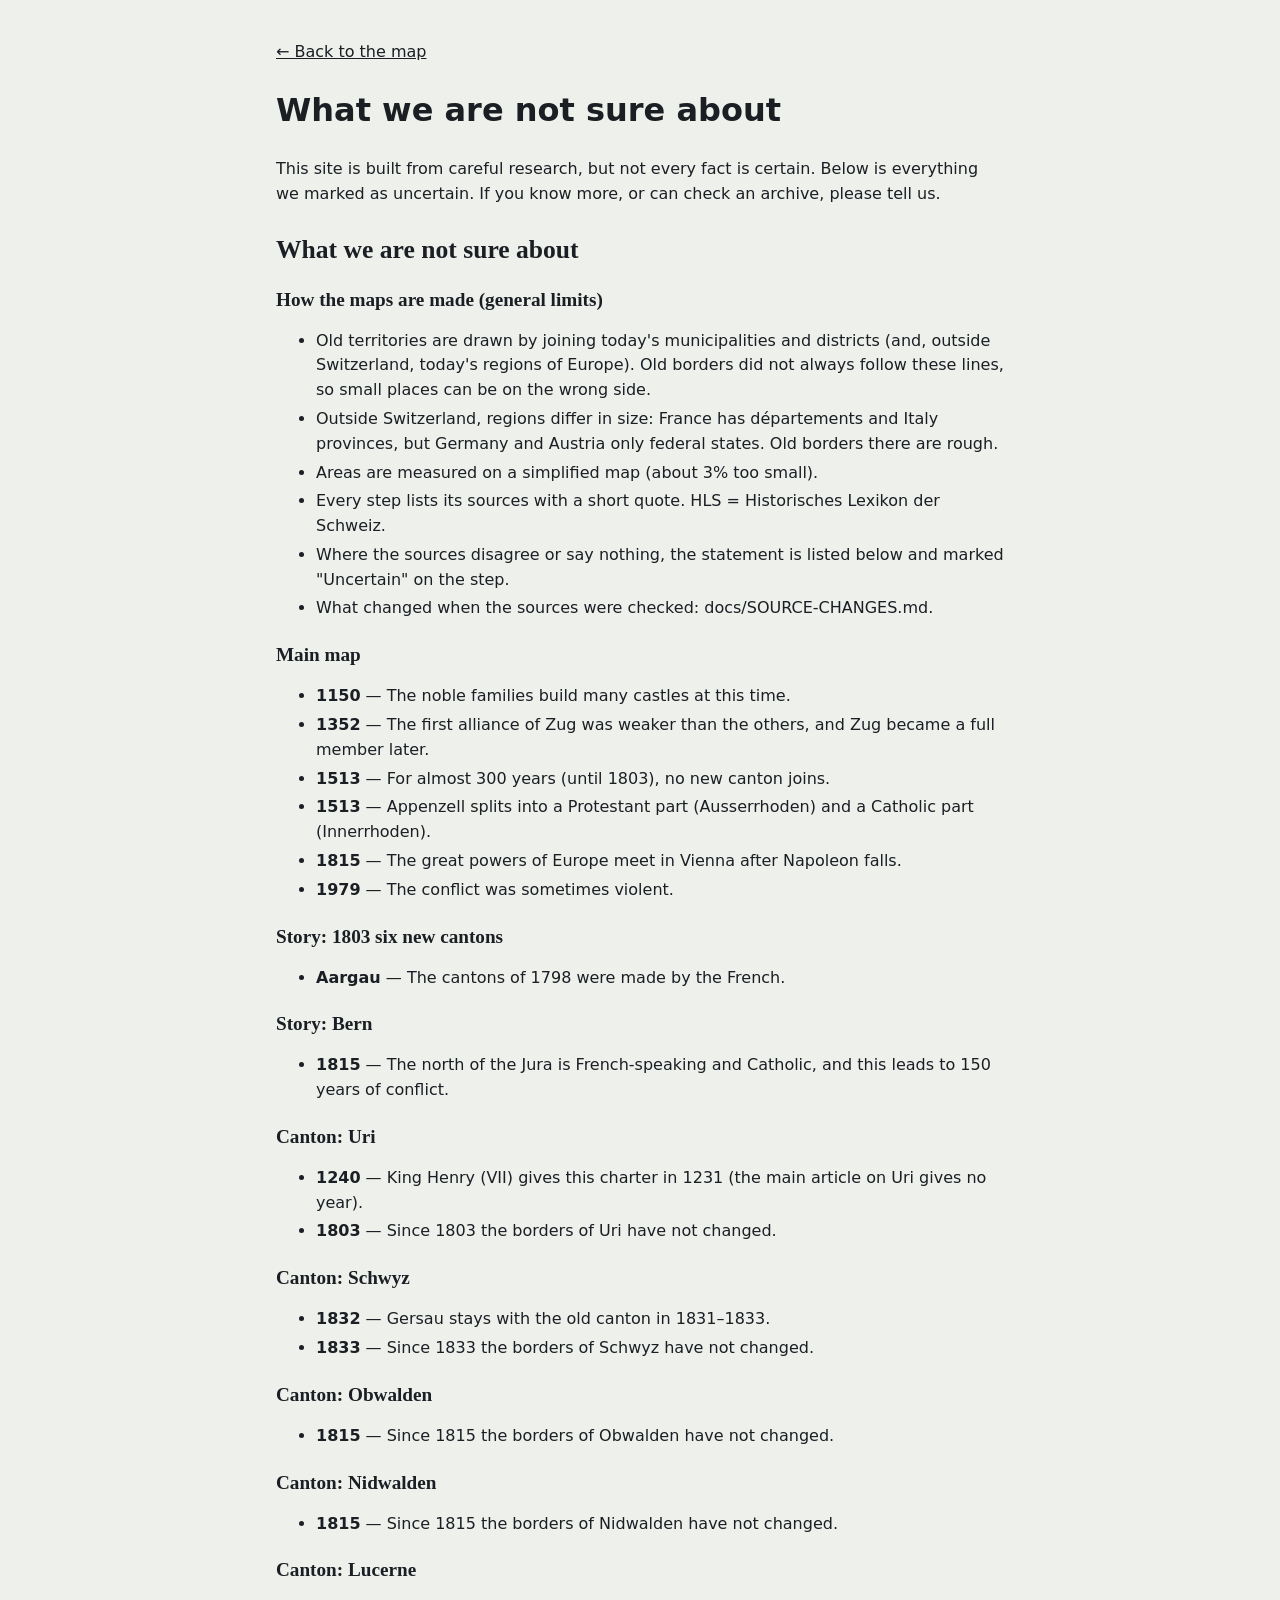
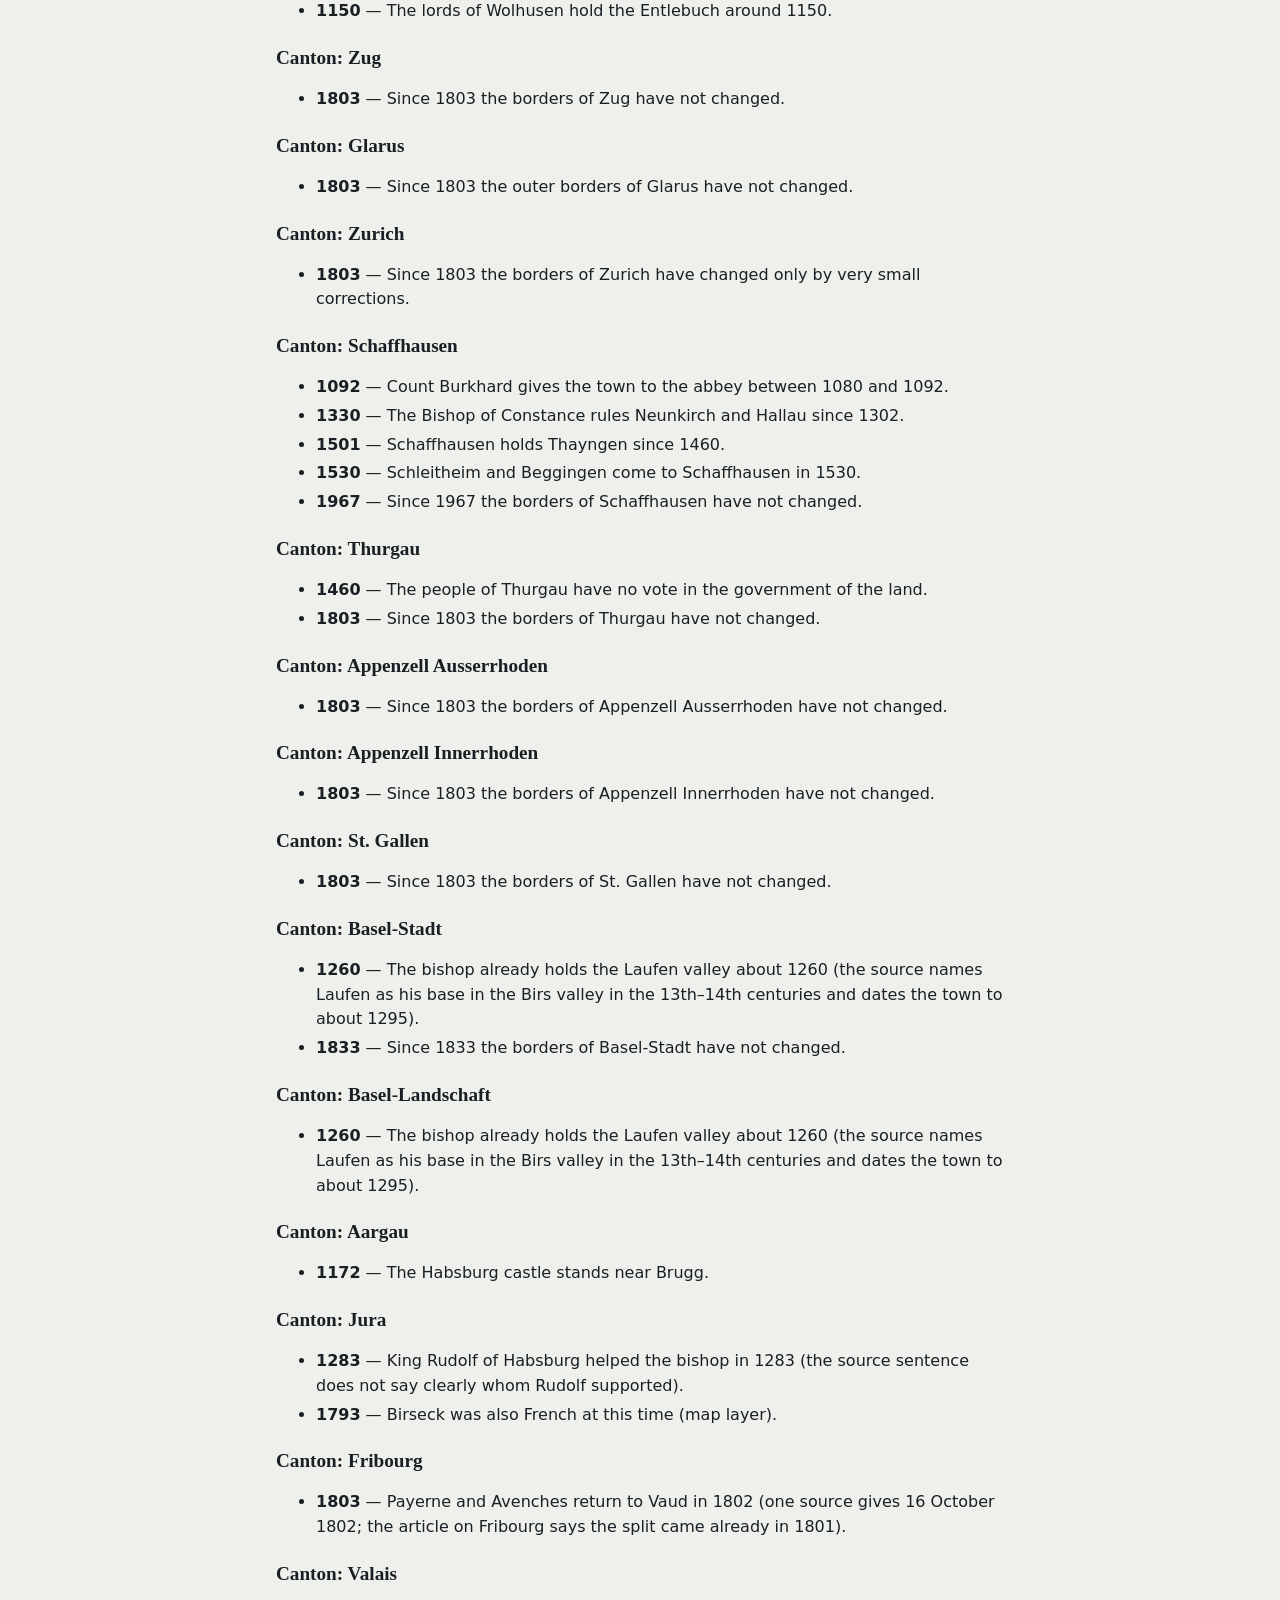
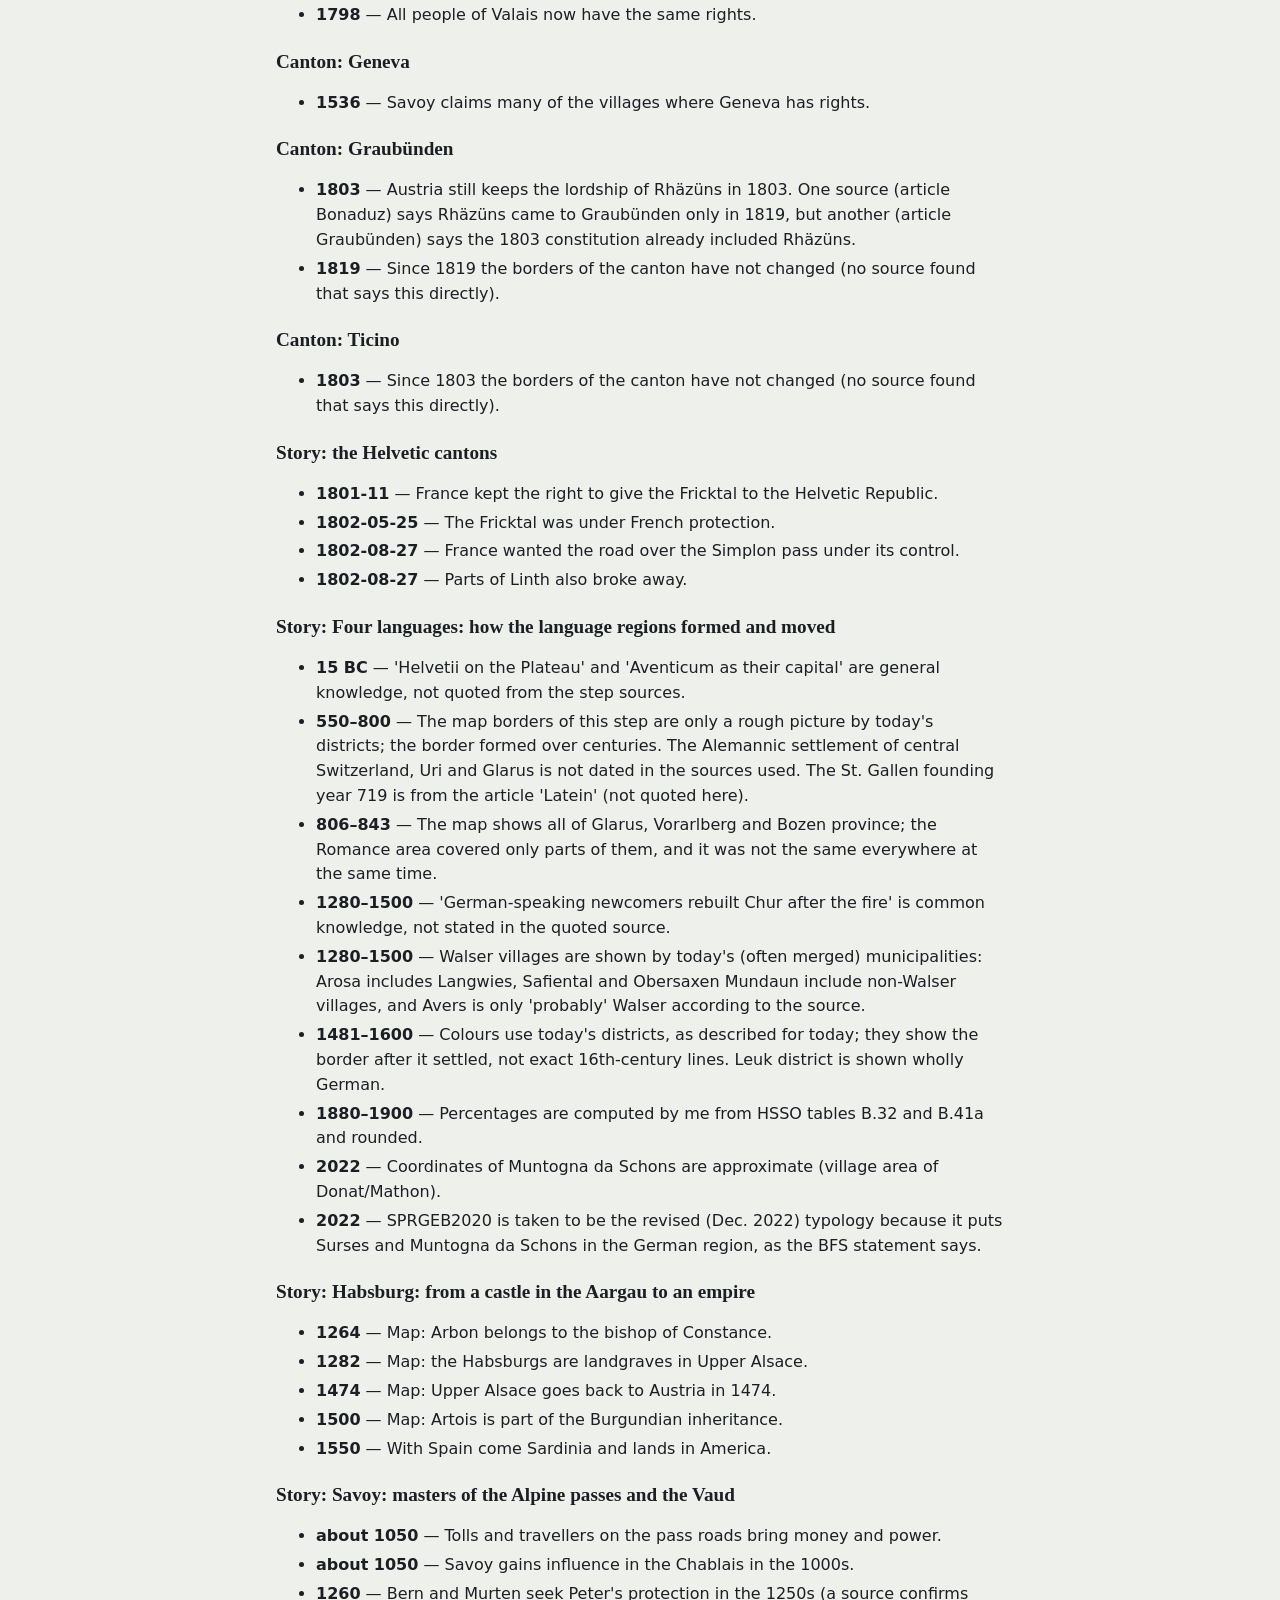
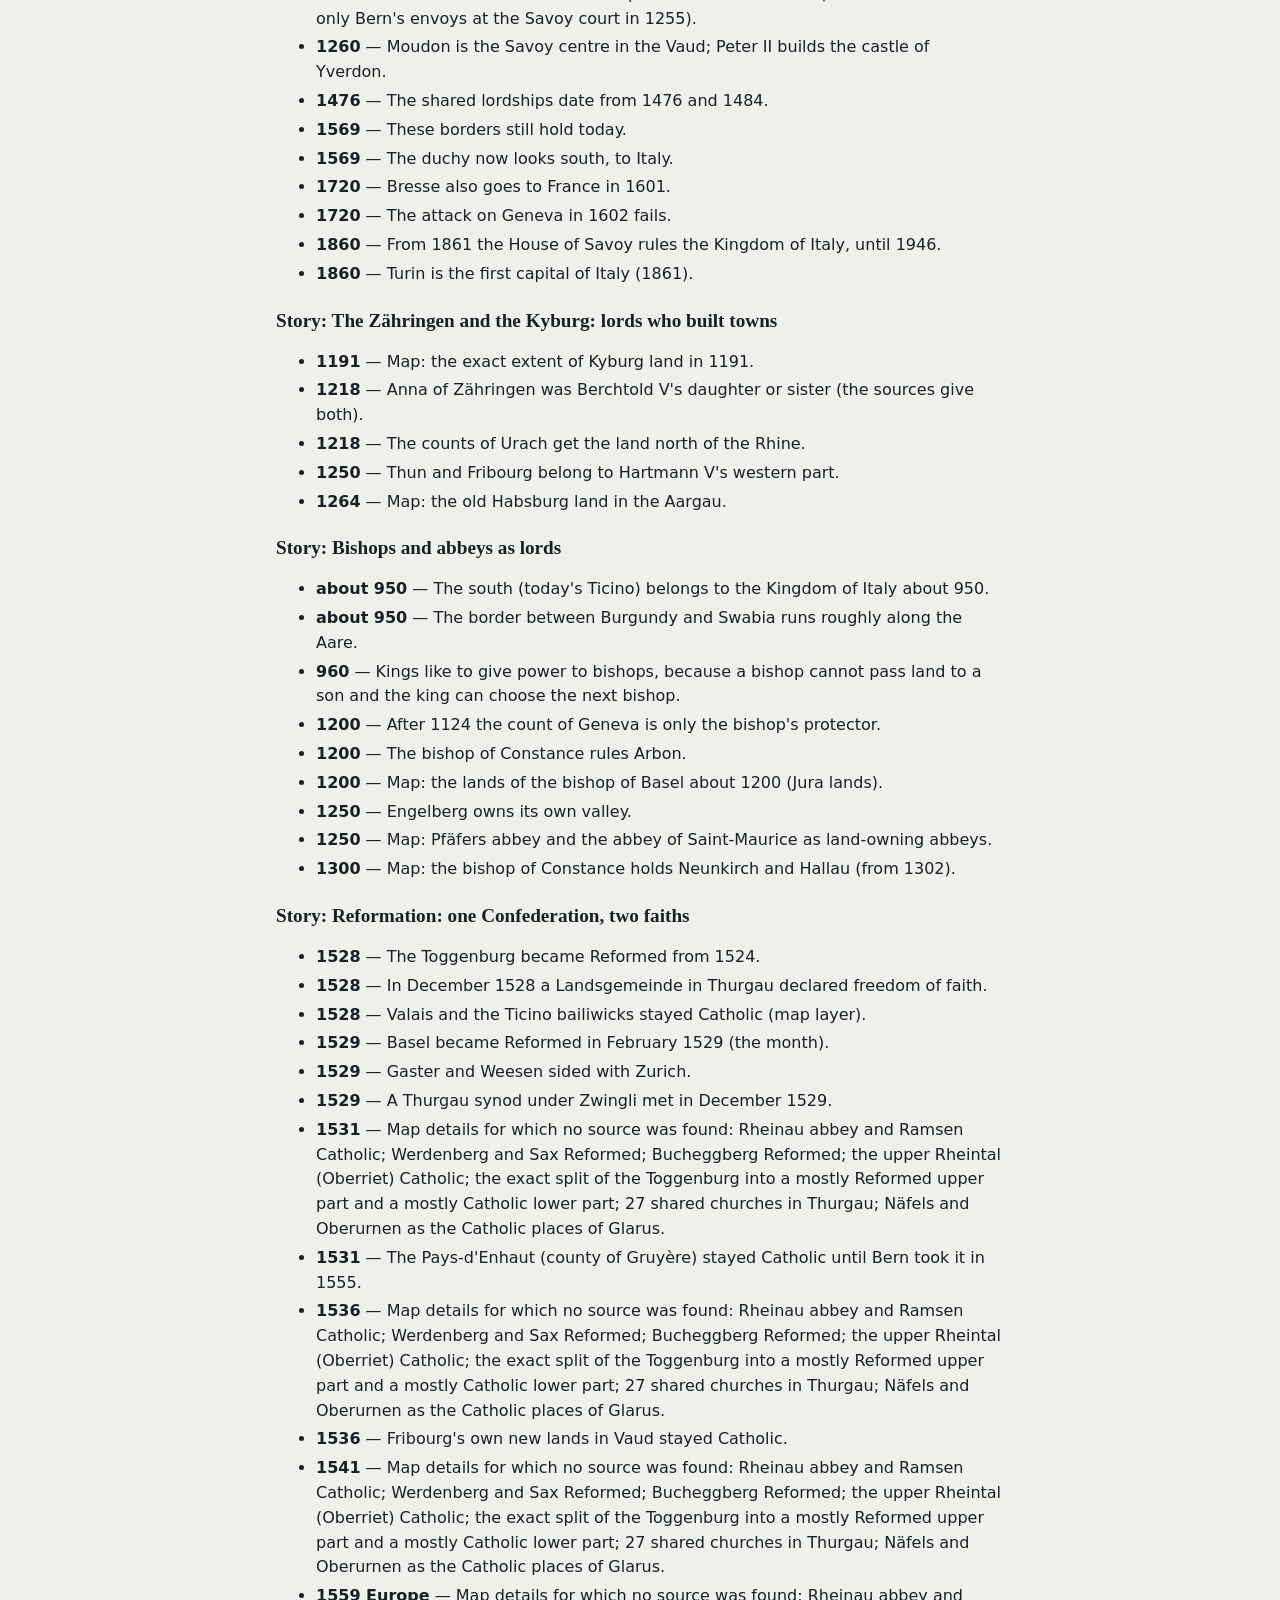
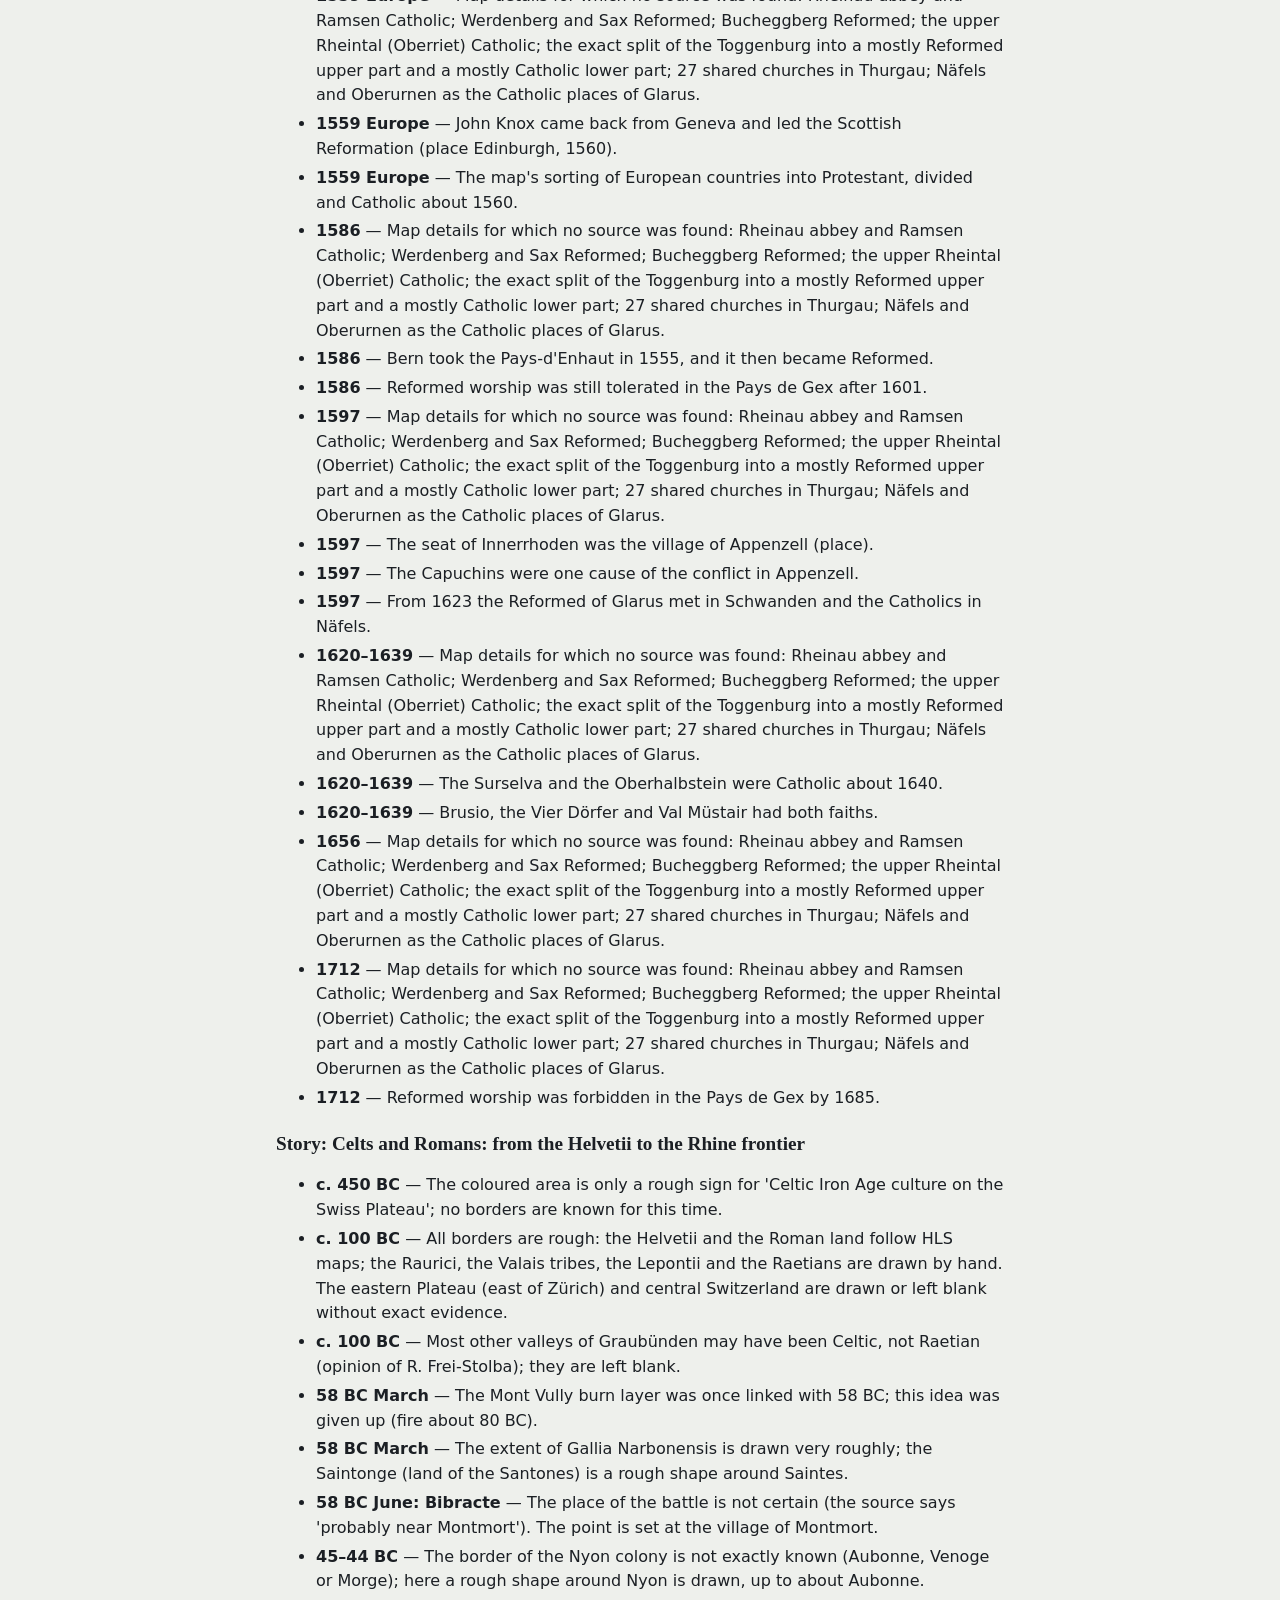
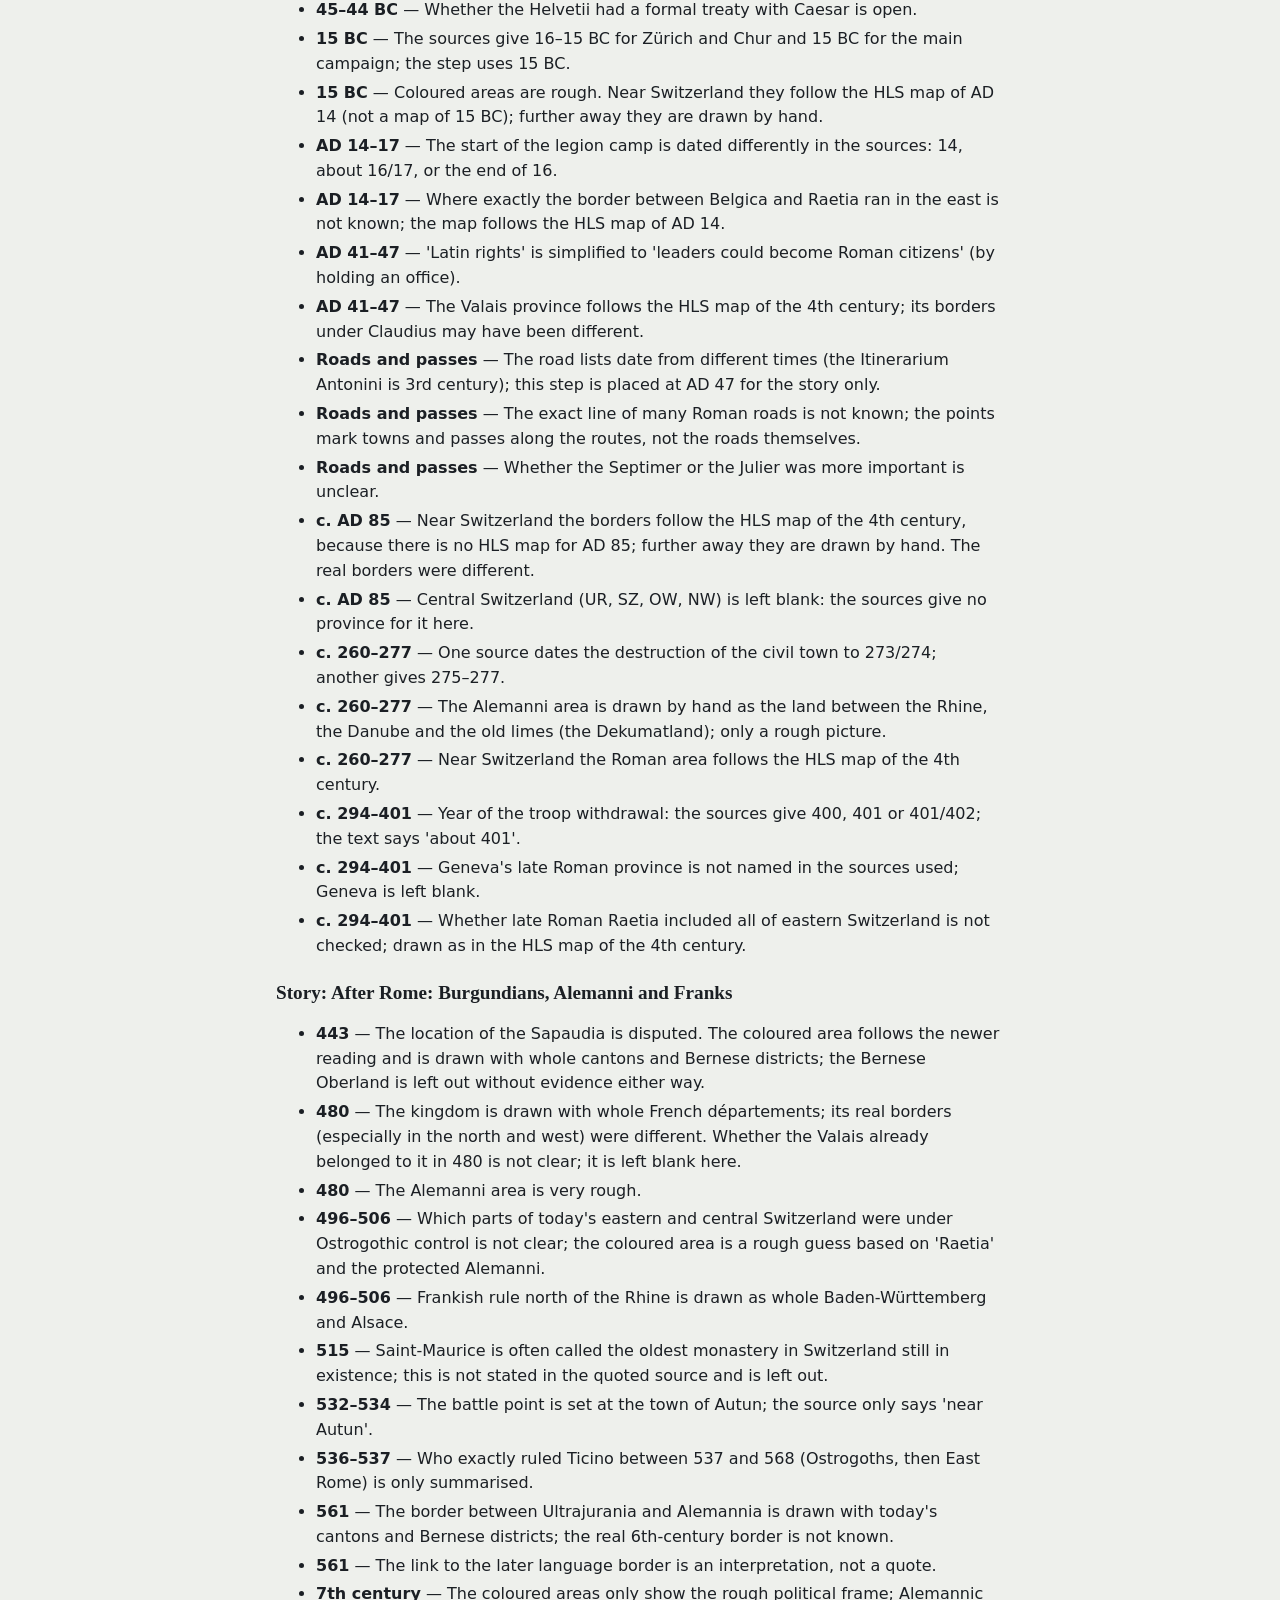
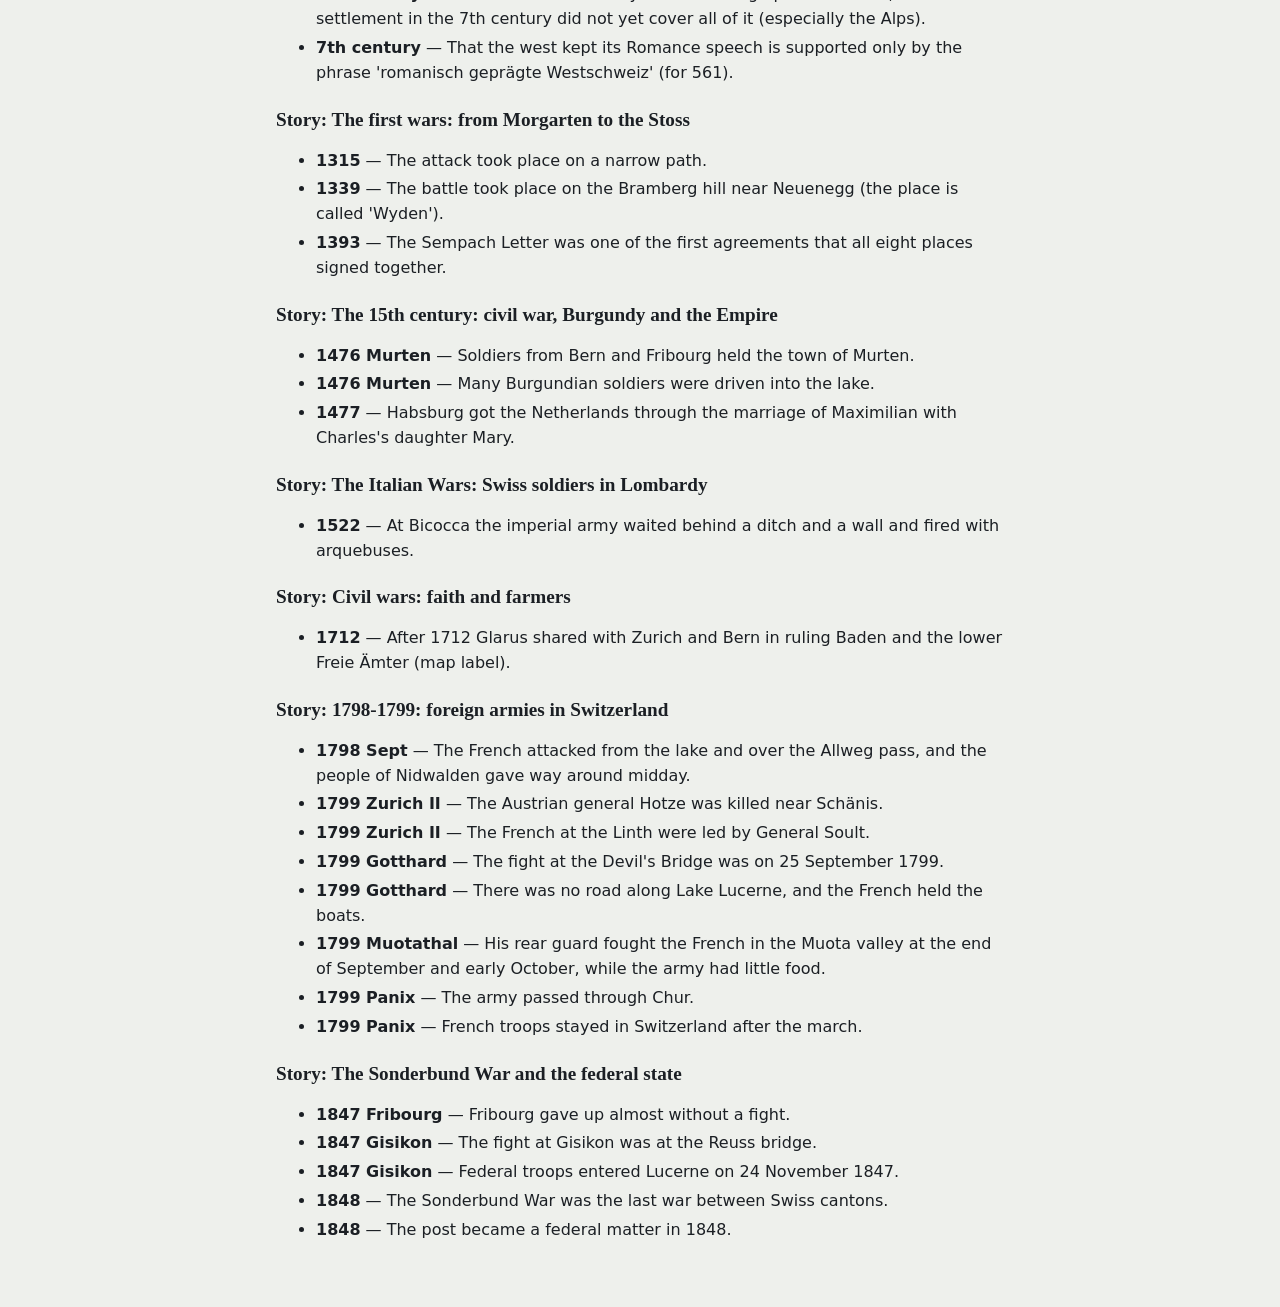
<file: uncertain.html>
<!doctype html>
<html lang="en">
<head>
<meta charset="utf-8">
<meta name="viewport" content="width=device-width, initial-scale=1">
<title>What we are not sure about · How Switzerland Grew</title>
<link rel="stylesheet" href="styles.css">
<style>.doc{max-width:760px;margin:0 auto;padding:24px 16px 48px}.doc h2{font:700 1.6rem/1.2 Fraunces,Georgia,serif;margin:28px 0 8px}.doc h3{font:700 1.2rem/1.3 Fraunces,Georgia,serif;margin:22px 0 6px}.doc li{margin:4px 0}.doc a{color:inherit}</style>
</head>
<body>
<main class="doc">
<p><a href="index.html">← Back to the map</a></p>
<h1>What we are not sure about</h1>
<p>This site is built from careful research, but not every fact is certain. Below is everything we marked as uncertain. If you know more, or can check an archive, please tell us.</p>
<h2>What we are not sure about</h2>
<h3>How the maps are made (general limits)</h3>
<ul>
<li>Old territories are drawn by joining today&#x27;s municipalities and districts (and, outside Switzerland, today&#x27;s regions of Europe). Old borders did not always follow these lines, so small places can be on the wrong side.</li>
<li>Outside Switzerland, regions differ in size: France has départements and Italy provinces, but Germany and Austria only federal states. Old borders there are rough.</li>
<li>Areas are measured on a simplified map (about 3% too small).</li>
<li>Every step lists its sources with a short quote. HLS = Historisches Lexikon der Schweiz.</li>
<li>Where the sources disagree or say nothing, the statement is listed below and marked &quot;Uncertain&quot; on the step.</li>
<li>What changed when the sources were checked: docs/SOURCE-CHANGES.md.</li>
</ul>
<h3>Main map</h3>
<ul>
<li><strong>1150</strong> — The noble families build many castles at this time.</li>
<li><strong>1352</strong> — The first alliance of Zug was weaker than the others, and Zug became a full member later.</li>
<li><strong>1513</strong> — For almost 300 years (until 1803), no new canton joins.</li>
<li><strong>1513</strong> — Appenzell splits into a Protestant part (Ausserrhoden) and a Catholic part (Innerrhoden).</li>
<li><strong>1815</strong> — The great powers of Europe meet in Vienna after Napoleon falls.</li>
<li><strong>1979</strong> — The conflict was sometimes violent.</li>
</ul>
<h3>Story: 1803 six new cantons</h3>
<ul>
<li><strong>Aargau</strong> — The cantons of 1798 were made by the French.</li>
</ul>
<h3>Story: Bern</h3>
<ul>
<li><strong>1815</strong> — The north of the Jura is French-speaking and Catholic, and this leads to 150 years of conflict.</li>
</ul>
<h3>Canton: Uri</h3>
<ul>
<li><strong>1240</strong> — King Henry (VII) gives this charter in 1231 (the main article on Uri gives no year).</li>
<li><strong>1803</strong> — Since 1803 the borders of Uri have not changed.</li>
</ul>
<h3>Canton: Schwyz</h3>
<ul>
<li><strong>1832</strong> — Gersau stays with the old canton in 1831–1833.</li>
<li><strong>1833</strong> — Since 1833 the borders of Schwyz have not changed.</li>
</ul>
<h3>Canton: Obwalden</h3>
<ul>
<li><strong>1815</strong> — Since 1815 the borders of Obwalden have not changed.</li>
</ul>
<h3>Canton: Nidwalden</h3>
<ul>
<li><strong>1815</strong> — Since 1815 the borders of Nidwalden have not changed.</li>
</ul>
<h3>Canton: Lucerne</h3>
<ul>
<li><strong>1150</strong> — The lords of Wolhusen hold the Entlebuch around 1150.</li>
</ul>
<h3>Canton: Zug</h3>
<ul>
<li><strong>1803</strong> — Since 1803 the borders of Zug have not changed.</li>
</ul>
<h3>Canton: Glarus</h3>
<ul>
<li><strong>1803</strong> — Since 1803 the outer borders of Glarus have not changed.</li>
</ul>
<h3>Canton: Zurich</h3>
<ul>
<li><strong>1803</strong> — Since 1803 the borders of Zurich have changed only by very small corrections.</li>
</ul>
<h3>Canton: Schaffhausen</h3>
<ul>
<li><strong>1092</strong> — Count Burkhard gives the town to the abbey between 1080 and 1092.</li>
<li><strong>1330</strong> — The Bishop of Constance rules Neunkirch and Hallau since 1302.</li>
<li><strong>1501</strong> — Schaffhausen holds Thayngen since 1460.</li>
<li><strong>1530</strong> — Schleitheim and Beggingen come to Schaffhausen in 1530.</li>
<li><strong>1967</strong> — Since 1967 the borders of Schaffhausen have not changed.</li>
</ul>
<h3>Canton: Thurgau</h3>
<ul>
<li><strong>1460</strong> — The people of Thurgau have no vote in the government of the land.</li>
<li><strong>1803</strong> — Since 1803 the borders of Thurgau have not changed.</li>
</ul>
<h3>Canton: Appenzell Ausserrhoden</h3>
<ul>
<li><strong>1803</strong> — Since 1803 the borders of Appenzell Ausserrhoden have not changed.</li>
</ul>
<h3>Canton: Appenzell Innerrhoden</h3>
<ul>
<li><strong>1803</strong> — Since 1803 the borders of Appenzell Innerrhoden have not changed.</li>
</ul>
<h3>Canton: St. Gallen</h3>
<ul>
<li><strong>1803</strong> — Since 1803 the borders of St. Gallen have not changed.</li>
</ul>
<h3>Canton: Basel-Stadt</h3>
<ul>
<li><strong>1260</strong> — The bishop already holds the Laufen valley about 1260 (the source names Laufen as his base in the Birs valley in the 13th–14th centuries and dates the town to about 1295).</li>
<li><strong>1833</strong> — Since 1833 the borders of Basel-Stadt have not changed.</li>
</ul>
<h3>Canton: Basel-Landschaft</h3>
<ul>
<li><strong>1260</strong> — The bishop already holds the Laufen valley about 1260 (the source names Laufen as his base in the Birs valley in the 13th–14th centuries and dates the town to about 1295).</li>
</ul>
<h3>Canton: Aargau</h3>
<ul>
<li><strong>1172</strong> — The Habsburg castle stands near Brugg.</li>
</ul>
<h3>Canton: Jura</h3>
<ul>
<li><strong>1283</strong> — King Rudolf of Habsburg helped the bishop in 1283 (the source sentence does not say clearly whom Rudolf supported).</li>
<li><strong>1793</strong> — Birseck was also French at this time (map layer).</li>
</ul>
<h3>Canton: Fribourg</h3>
<ul>
<li><strong>1803</strong> — Payerne and Avenches return to Vaud in 1802 (one source gives 16 October 1802; the article on Fribourg says the split came already in 1801).</li>
</ul>
<h3>Canton: Valais</h3>
<ul>
<li><strong>1798</strong> — All people of Valais now have the same rights.</li>
</ul>
<h3>Canton: Geneva</h3>
<ul>
<li><strong>1536</strong> — Savoy claims many of the villages where Geneva has rights.</li>
</ul>
<h3>Canton: Graubünden</h3>
<ul>
<li><strong>1803</strong> — Austria still keeps the lordship of Rhäzüns in 1803. One source (article Bonaduz) says Rhäzüns came to Graubünden only in 1819, but another (article Graubünden) says the 1803 constitution already included Rhäzüns.</li>
<li><strong>1819</strong> — Since 1819 the borders of the canton have not changed (no source found that says this directly).</li>
</ul>
<h3>Canton: Ticino</h3>
<ul>
<li><strong>1803</strong> — Since 1803 the borders of the canton have not changed (no source found that says this directly).</li>
</ul>
<h3>Story: the Helvetic cantons</h3>
<ul>
<li><strong>1801-11</strong> — France kept the right to give the Fricktal to the Helvetic Republic.</li>
<li><strong>1802-05-25</strong> — The Fricktal was under French protection.</li>
<li><strong>1802-08-27</strong> — France wanted the road over the Simplon pass under its control.</li>
<li><strong>1802-08-27</strong> — Parts of Linth also broke away.</li>
</ul>
<h3>Story: Four languages: how the language regions formed and moved</h3>
<ul>
<li><strong>15 BC</strong> — &#x27;Helvetii on the Plateau&#x27; and &#x27;Aventicum as their capital&#x27; are general knowledge, not quoted from the step sources.</li>
<li><strong>550–800</strong> — The map borders of this step are only a rough picture by today&#x27;s districts; the border formed over centuries. The Alemannic settlement of central Switzerland, Uri and Glarus is not dated in the sources used. The St. Gallen founding year 719 is from the article &#x27;Latein&#x27; (not quoted here).</li>
<li><strong>806–843</strong> — The map shows all of Glarus, Vorarlberg and Bozen province; the Romance area covered only parts of them, and it was not the same everywhere at the same time.</li>
<li><strong>1280–1500</strong> — &#x27;German-speaking newcomers rebuilt Chur after the fire&#x27; is common knowledge, not stated in the quoted source.</li>
<li><strong>1280–1500</strong> — Walser villages are shown by today&#x27;s (often merged) municipalities: Arosa includes Langwies, Safiental and Obersaxen Mundaun include non-Walser villages, and Avers is only &#x27;probably&#x27; Walser according to the source.</li>
<li><strong>1481–1600</strong> — Colours use today&#x27;s districts, as described for today; they show the border after it settled, not exact 16th-century lines. Leuk district is shown wholly German.</li>
<li><strong>1880–1900</strong> — Percentages are computed by me from HSSO tables B.32 and B.41a and rounded.</li>
<li><strong>2022</strong> — Coordinates of Muntogna da Schons are approximate (village area of Donat/Mathon).</li>
<li><strong>2022</strong> — SPRGEB2020 is taken to be the revised (Dec. 2022) typology because it puts Surses and Muntogna da Schons in the German region, as the BFS statement says.</li>
</ul>
<h3>Story: Habsburg: from a castle in the Aargau to an empire</h3>
<ul>
<li><strong>1264</strong> — Map: Arbon belongs to the bishop of Constance.</li>
<li><strong>1282</strong> — Map: the Habsburgs are landgraves in Upper Alsace.</li>
<li><strong>1474</strong> — Map: Upper Alsace goes back to Austria in 1474.</li>
<li><strong>1500</strong> — Map: Artois is part of the Burgundian inheritance.</li>
<li><strong>1550</strong> — With Spain come Sardinia and lands in America.</li>
</ul>
<h3>Story: Savoy: masters of the Alpine passes and the Vaud</h3>
<ul>
<li><strong>about 1050</strong> — Tolls and travellers on the pass roads bring money and power.</li>
<li><strong>about 1050</strong> — Savoy gains influence in the Chablais in the 1000s.</li>
<li><strong>1260</strong> — Bern and Murten seek Peter&#x27;s protection in the 1250s (a source confirms only Bern&#x27;s envoys at the Savoy court in 1255).</li>
<li><strong>1260</strong> — Moudon is the Savoy centre in the Vaud; Peter II builds the castle of Yverdon.</li>
<li><strong>1476</strong> — The shared lordships date from 1476 and 1484.</li>
<li><strong>1569</strong> — These borders still hold today.</li>
<li><strong>1569</strong> — The duchy now looks south, to Italy.</li>
<li><strong>1720</strong> — Bresse also goes to France in 1601.</li>
<li><strong>1720</strong> — The attack on Geneva in 1602 fails.</li>
<li><strong>1860</strong> — From 1861 the House of Savoy rules the Kingdom of Italy, until 1946.</li>
<li><strong>1860</strong> — Turin is the first capital of Italy (1861).</li>
</ul>
<h3>Story: The Zähringen and the Kyburg: lords who built towns</h3>
<ul>
<li><strong>1191</strong> — Map: the exact extent of Kyburg land in 1191.</li>
<li><strong>1218</strong> — Anna of Zähringen was Berchtold V&#x27;s daughter or sister (the sources give both).</li>
<li><strong>1218</strong> — The counts of Urach get the land north of the Rhine.</li>
<li><strong>1250</strong> — Thun and Fribourg belong to Hartmann V&#x27;s western part.</li>
<li><strong>1264</strong> — Map: the old Habsburg land in the Aargau.</li>
</ul>
<h3>Story: Bishops and abbeys as lords</h3>
<ul>
<li><strong>about 950</strong> — The south (today&#x27;s Ticino) belongs to the Kingdom of Italy about 950.</li>
<li><strong>about 950</strong> — The border between Burgundy and Swabia runs roughly along the Aare.</li>
<li><strong>960</strong> — Kings like to give power to bishops, because a bishop cannot pass land to a son and the king can choose the next bishop.</li>
<li><strong>1200</strong> — After 1124 the count of Geneva is only the bishop&#x27;s protector.</li>
<li><strong>1200</strong> — The bishop of Constance rules Arbon.</li>
<li><strong>1200</strong> — Map: the lands of the bishop of Basel about 1200 (Jura lands).</li>
<li><strong>1250</strong> — Engelberg owns its own valley.</li>
<li><strong>1250</strong> — Map: Pfäfers abbey and the abbey of Saint-Maurice as land-owning abbeys.</li>
<li><strong>1300</strong> — Map: the bishop of Constance holds Neunkirch and Hallau (from 1302).</li>
</ul>
<h3>Story: Reformation: one Confederation, two faiths</h3>
<ul>
<li><strong>1528</strong> — The Toggenburg became Reformed from 1524.</li>
<li><strong>1528</strong> — In December 1528 a Landsgemeinde in Thurgau declared freedom of faith.</li>
<li><strong>1528</strong> — Valais and the Ticino bailiwicks stayed Catholic (map layer).</li>
<li><strong>1529</strong> — Basel became Reformed in February 1529 (the month).</li>
<li><strong>1529</strong> — Gaster and Weesen sided with Zurich.</li>
<li><strong>1529</strong> — A Thurgau synod under Zwingli met in December 1529.</li>
<li><strong>1531</strong> — Map details for which no source was found: Rheinau abbey and Ramsen Catholic; Werdenberg and Sax Reformed; Bucheggberg Reformed; the upper Rheintal (Oberriet) Catholic; the exact split of the Toggenburg into a mostly Reformed upper part and a mostly Catholic lower part; 27 shared churches in Thurgau; Näfels and Oberurnen as the Catholic places of Glarus.</li>
<li><strong>1531</strong> — The Pays-d&#x27;Enhaut (county of Gruyère) stayed Catholic until Bern took it in 1555.</li>
<li><strong>1536</strong> — Map details for which no source was found: Rheinau abbey and Ramsen Catholic; Werdenberg and Sax Reformed; Bucheggberg Reformed; the upper Rheintal (Oberriet) Catholic; the exact split of the Toggenburg into a mostly Reformed upper part and a mostly Catholic lower part; 27 shared churches in Thurgau; Näfels and Oberurnen as the Catholic places of Glarus.</li>
<li><strong>1536</strong> — Fribourg&#x27;s own new lands in Vaud stayed Catholic.</li>
<li><strong>1541</strong> — Map details for which no source was found: Rheinau abbey and Ramsen Catholic; Werdenberg and Sax Reformed; Bucheggberg Reformed; the upper Rheintal (Oberriet) Catholic; the exact split of the Toggenburg into a mostly Reformed upper part and a mostly Catholic lower part; 27 shared churches in Thurgau; Näfels and Oberurnen as the Catholic places of Glarus.</li>
<li><strong>1559 Europe</strong> — Map details for which no source was found: Rheinau abbey and Ramsen Catholic; Werdenberg and Sax Reformed; Bucheggberg Reformed; the upper Rheintal (Oberriet) Catholic; the exact split of the Toggenburg into a mostly Reformed upper part and a mostly Catholic lower part; 27 shared churches in Thurgau; Näfels and Oberurnen as the Catholic places of Glarus.</li>
<li><strong>1559 Europe</strong> — John Knox came back from Geneva and led the Scottish Reformation (place Edinburgh, 1560).</li>
<li><strong>1559 Europe</strong> — The map&#x27;s sorting of European countries into Protestant, divided and Catholic about 1560.</li>
<li><strong>1586</strong> — Map details for which no source was found: Rheinau abbey and Ramsen Catholic; Werdenberg and Sax Reformed; Bucheggberg Reformed; the upper Rheintal (Oberriet) Catholic; the exact split of the Toggenburg into a mostly Reformed upper part and a mostly Catholic lower part; 27 shared churches in Thurgau; Näfels and Oberurnen as the Catholic places of Glarus.</li>
<li><strong>1586</strong> — Bern took the Pays-d&#x27;Enhaut in 1555, and it then became Reformed.</li>
<li><strong>1586</strong> — Reformed worship was still tolerated in the Pays de Gex after 1601.</li>
<li><strong>1597</strong> — Map details for which no source was found: Rheinau abbey and Ramsen Catholic; Werdenberg and Sax Reformed; Bucheggberg Reformed; the upper Rheintal (Oberriet) Catholic; the exact split of the Toggenburg into a mostly Reformed upper part and a mostly Catholic lower part; 27 shared churches in Thurgau; Näfels and Oberurnen as the Catholic places of Glarus.</li>
<li><strong>1597</strong> — The seat of Innerrhoden was the village of Appenzell (place).</li>
<li><strong>1597</strong> — The Capuchins were one cause of the conflict in Appenzell.</li>
<li><strong>1597</strong> — From 1623 the Reformed of Glarus met in Schwanden and the Catholics in Näfels.</li>
<li><strong>1620–1639</strong> — Map details for which no source was found: Rheinau abbey and Ramsen Catholic; Werdenberg and Sax Reformed; Bucheggberg Reformed; the upper Rheintal (Oberriet) Catholic; the exact split of the Toggenburg into a mostly Reformed upper part and a mostly Catholic lower part; 27 shared churches in Thurgau; Näfels and Oberurnen as the Catholic places of Glarus.</li>
<li><strong>1620–1639</strong> — The Surselva and the Oberhalbstein were Catholic about 1640.</li>
<li><strong>1620–1639</strong> — Brusio, the Vier Dörfer and Val Müstair had both faiths.</li>
<li><strong>1656</strong> — Map details for which no source was found: Rheinau abbey and Ramsen Catholic; Werdenberg and Sax Reformed; Bucheggberg Reformed; the upper Rheintal (Oberriet) Catholic; the exact split of the Toggenburg into a mostly Reformed upper part and a mostly Catholic lower part; 27 shared churches in Thurgau; Näfels and Oberurnen as the Catholic places of Glarus.</li>
<li><strong>1712</strong> — Map details for which no source was found: Rheinau abbey and Ramsen Catholic; Werdenberg and Sax Reformed; Bucheggberg Reformed; the upper Rheintal (Oberriet) Catholic; the exact split of the Toggenburg into a mostly Reformed upper part and a mostly Catholic lower part; 27 shared churches in Thurgau; Näfels and Oberurnen as the Catholic places of Glarus.</li>
<li><strong>1712</strong> — Reformed worship was forbidden in the Pays de Gex by 1685.</li>
</ul>
<h3>Story: Celts and Romans: from the Helvetii to the Rhine frontier</h3>
<ul>
<li><strong>c. 450 BC</strong> — The coloured area is only a rough sign for &#x27;Celtic Iron Age culture on the Swiss Plateau&#x27;; no borders are known for this time.</li>
<li><strong>c. 100 BC</strong> — All borders are rough: the Helvetii and the Roman land follow HLS maps; the Raurici, the Valais tribes, the Lepontii and the Raetians are drawn by hand. The eastern Plateau (east of Zürich) and central Switzerland are drawn or left blank without exact evidence.</li>
<li><strong>c. 100 BC</strong> — Most other valleys of Graubünden may have been Celtic, not Raetian (opinion of R. Frei-Stolba); they are left blank.</li>
<li><strong>58 BC March</strong> — The Mont Vully burn layer was once linked with 58 BC; this idea was given up (fire about 80 BC).</li>
<li><strong>58 BC March</strong> — The extent of Gallia Narbonensis is drawn very roughly; the Saintonge (land of the Santones) is a rough shape around Saintes.</li>
<li><strong>58 BC June: Bibracte</strong> — The place of the battle is not certain (the source says &#x27;probably near Montmort&#x27;). The point is set at the village of Montmort.</li>
<li><strong>45–44 BC</strong> — The border of the Nyon colony is not exactly known (Aubonne, Venoge or Morge); here a rough shape around Nyon is drawn, up to about Aubonne.</li>
<li><strong>45–44 BC</strong> — Whether the Helvetii had a formal treaty with Caesar is open.</li>
<li><strong>15 BC</strong> — The sources give 16–15 BC for Zürich and Chur and 15 BC for the main campaign; the step uses 15 BC.</li>
<li><strong>15 BC</strong> — Coloured areas are rough. Near Switzerland they follow the HLS map of AD 14 (not a map of 15 BC); further away they are drawn by hand.</li>
<li><strong>AD 14–17</strong> — The start of the legion camp is dated differently in the sources: 14, about 16/17, or the end of 16.</li>
<li><strong>AD 14–17</strong> — Where exactly the border between Belgica and Raetia ran in the east is not known; the map follows the HLS map of AD 14.</li>
<li><strong>AD 41–47</strong> — &#x27;Latin rights&#x27; is simplified to &#x27;leaders could become Roman citizens&#x27; (by holding an office).</li>
<li><strong>AD 41–47</strong> — The Valais province follows the HLS map of the 4th century; its borders under Claudius may have been different.</li>
<li><strong>Roads and passes</strong> — The road lists date from different times (the Itinerarium Antonini is 3rd century); this step is placed at AD 47 for the story only.</li>
<li><strong>Roads and passes</strong> — The exact line of many Roman roads is not known; the points mark towns and passes along the routes, not the roads themselves.</li>
<li><strong>Roads and passes</strong> — Whether the Septimer or the Julier was more important is unclear.</li>
<li><strong>c. AD 85</strong> — Near Switzerland the borders follow the HLS map of the 4th century, because there is no HLS map for AD 85; further away they are drawn by hand. The real borders were different.</li>
<li><strong>c. AD 85</strong> — Central Switzerland (UR, SZ, OW, NW) is left blank: the sources give no province for it here.</li>
<li><strong>c. 260–277</strong> — One source dates the destruction of the civil town to 273/274; another gives 275–277.</li>
<li><strong>c. 260–277</strong> — The Alemanni area is drawn by hand as the land between the Rhine, the Danube and the old limes (the Dekumatland); only a rough picture.</li>
<li><strong>c. 260–277</strong> — Near Switzerland the Roman area follows the HLS map of the 4th century.</li>
<li><strong>c. 294–401</strong> — Year of the troop withdrawal: the sources give 400, 401 or 401/402; the text says &#x27;about 401&#x27;.</li>
<li><strong>c. 294–401</strong> — Geneva&#x27;s late Roman province is not named in the sources used; Geneva is left blank.</li>
<li><strong>c. 294–401</strong> — Whether late Roman Raetia included all of eastern Switzerland is not checked; drawn as in the HLS map of the 4th century.</li>
</ul>
<h3>Story: After Rome: Burgundians, Alemanni and Franks</h3>
<ul>
<li><strong>443</strong> — The location of the Sapaudia is disputed. The coloured area follows the newer reading and is drawn with whole cantons and Bernese districts; the Bernese Oberland is left out without evidence either way.</li>
<li><strong>480</strong> — The kingdom is drawn with whole French départements; its real borders (especially in the north and west) were different. Whether the Valais already belonged to it in 480 is not clear; it is left blank here.</li>
<li><strong>480</strong> — The Alemanni area is very rough.</li>
<li><strong>496–506</strong> — Which parts of today&#x27;s eastern and central Switzerland were under Ostrogothic control is not clear; the coloured area is a rough guess based on &#x27;Raetia&#x27; and the protected Alemanni.</li>
<li><strong>496–506</strong> — Frankish rule north of the Rhine is drawn as whole Baden-Württemberg and Alsace.</li>
<li><strong>515</strong> — Saint-Maurice is often called the oldest monastery in Switzerland still in existence; this is not stated in the quoted source and is left out.</li>
<li><strong>532–534</strong> — The battle point is set at the town of Autun; the source only says &#x27;near Autun&#x27;.</li>
<li><strong>536–537</strong> — Who exactly ruled Ticino between 537 and 568 (Ostrogoths, then East Rome) is only summarised.</li>
<li><strong>561</strong> — The border between Ultrajurania and Alemannia is drawn with today&#x27;s cantons and Bernese districts; the real 6th-century border is not known.</li>
<li><strong>561</strong> — The link to the later language border is an interpretation, not a quote.</li>
<li><strong>7th century</strong> — The coloured areas only show the rough political frame; Alemannic settlement in the 7th century did not yet cover all of it (especially the Alps).</li>
<li><strong>7th century</strong> — That the west kept its Romance speech is supported only by the phrase &#x27;romanisch geprägte Westschweiz&#x27; (for 561).</li>
</ul>
<h3>Story: The first wars: from Morgarten to the Stoss</h3>
<ul>
<li><strong>1315</strong> — The attack took place on a narrow path.</li>
<li><strong>1339</strong> — The battle took place on the Bramberg hill near Neuenegg (the place is called &#x27;Wyden&#x27;).</li>
<li><strong>1393</strong> — The Sempach Letter was one of the first agreements that all eight places signed together.</li>
</ul>
<h3>Story: The 15th century: civil war, Burgundy and the Empire</h3>
<ul>
<li><strong>1476 Murten</strong> — Soldiers from Bern and Fribourg held the town of Murten.</li>
<li><strong>1476 Murten</strong> — Many Burgundian soldiers were driven into the lake.</li>
<li><strong>1477</strong> — Habsburg got the Netherlands through the marriage of Maximilian with Charles&#x27;s daughter Mary.</li>
</ul>
<h3>Story: The Italian Wars: Swiss soldiers in Lombardy</h3>
<ul>
<li><strong>1522</strong> — At Bicocca the imperial army waited behind a ditch and a wall and fired with arquebuses.</li>
</ul>
<h3>Story: Civil wars: faith and farmers</h3>
<ul>
<li><strong>1712</strong> — After 1712 Glarus shared with Zurich and Bern in ruling Baden and the lower Freie Ämter (map label).</li>
</ul>
<h3>Story: 1798-1799: foreign armies in Switzerland</h3>
<ul>
<li><strong>1798 Sept</strong> — The French attacked from the lake and over the Allweg pass, and the people of Nidwalden gave way around midday.</li>
<li><strong>1799 Zurich II</strong> — The Austrian general Hotze was killed near Schänis.</li>
<li><strong>1799 Zurich II</strong> — The French at the Linth were led by General Soult.</li>
<li><strong>1799 Gotthard</strong> — The fight at the Devil&#x27;s Bridge was on 25 September 1799.</li>
<li><strong>1799 Gotthard</strong> — There was no road along Lake Lucerne, and the French held the boats.</li>
<li><strong>1799 Muotathal</strong> — His rear guard fought the French in the Muota valley at the end of September and early October, while the army had little food.</li>
<li><strong>1799 Panix</strong> — The army passed through Chur.</li>
<li><strong>1799 Panix</strong> — French troops stayed in Switzerland after the march.</li>
</ul>
<h3>Story: The Sonderbund War and the federal state</h3>
<ul>
<li><strong>1847 Fribourg</strong> — Fribourg gave up almost without a fight.</li>
<li><strong>1847 Gisikon</strong> — The fight at Gisikon was at the Reuss bridge.</li>
<li><strong>1847 Gisikon</strong> — Federal troops entered Lucerne on 24 November 1847.</li>
<li><strong>1848</strong> — The Sonderbund War was the last war between Swiss cantons.</li>
<li><strong>1848</strong> — The post became a federal matter in 1848.</li>
</ul>
</main>
</body>
</html>
</file>
<file: styles.css>
:root {
  --bg: #eef0ec;
  --panel: #fbfbf9;
  --ink: #1b1f24;
  --muted: #5b636c;
  --line: #c9cdc6;
  --empty: #dcdfd8;
  --outside: #e8eae5;
  --border: #ffffff;
  --water: #b9d3e0;
  --accent: #b3261e;
  /* Old confederation in reds, the cantons of 1803 and later in blues. */
  --w1291: #7d1a12;
  --w1353: #b3261e;
  --w1513: #e07052;
  --w1803: #1f5f80;
  --w1815: #4d93b5;
  --w1979: #93c2d6;
  /* Bern mode */
  --bern: #b3261e;
  --shared: #e9a191;
  --oberland: #d49a1c;
  --leman: #3b8a5a;
  --aargau: #1f5f80;
  --former: #b5afa2;
  --jura: #d49a1c;
  --laufen: #1f5f80;
  --moutier: #6a4c9c;
  /* Status before 1798 */
  --k-ally: #3b8a5a;
  --k-one: #d49a1c;
  --k-common: #7a5aa6;
  --k-foreign: #8a97a3;
  --k-old13: #d9a69c;
  --c-core: #b3261e;
  --c-other: #8a97a3;
  /* Earlier rulers: one fixed colour each */
  --lord-habsburg: #c9a227;
  --lord-kyburg: #8c6d46;
  --lord-zahringen: #2f7d6d;
  --lord-lenzburg: #7c9440;
  --lord-savoy: #3a5f9e;
  --lord-bishop: #8e3b62;
  --lord-abbey: #c77fa8;
  --lord-empire: #5f6b76;
  --lord-milan: #c56a2d;
  --lord-noble: #a39a83;
  /* Stories: other sides and religions */
  --s-burgundy: #a0522d;
  --s-france: #2b4c9a;
  --s-enemy: #5a5f66;
  --s-reformed: #2f6fb3;
  --s-catholic: #d4a017;
  --s-mixed: #8a6bb8;
  /* Languages, and the peoples of antiquity */
  --l-german: #d9822b;
  --l-french: #3a6fb0;
  --l-italian: #3a9a5b;
  --l-romansh: #b0306a;
  --l-bilingual: #9a8fc0;
  --s-roman: #a8322d;
  --s-celtic: #4f8a3c;
  --s-alemanni: #c99a2e;
  --s-burgundians: #6b4f9e;
  /* Municipality mergers, by period of the first merger */
  --m-1960: #1b3a5c;
  --m-1980: #2c6a8f;
  --m-2000: #3f9aa8;
  --m-2010: #7cc3a5;
  --m-2020: #d6e48c;
  color-scheme: light;
}
@media (prefers-color-scheme: dark) {
  :root {
    --bg: #14171a;
    --panel: #1c2024;
    --ink: #e9e7e2;
    --muted: #9aa2aa;
    --line: #353b42;
    --empty: #2a2f35;
    --outside: #20252a;
    --border: #14171a;
    --water: #24414f;
    --accent: #f07a64;
    --w1291: #9c2a1f;
    --w1353: #cf3b2e;
    --w1513: #ee8b6f;
    --w1803: #2f78a0;
    --w1815: #5ea7c9;
    --w1979: #a6d0e2;
    --bern: #cf3b2e;
    --shared: #8e4d42;
    --former: #5a564e;
    --k-ally: #4a9e6b;
    --k-common: #8f70bd;
    --k-foreign: #5f6b76;
    --k-old13: #6e3a32;
    --c-core: #cf3b2e;
    --c-other: #5f6b76;
    color-scheme: dark;
  }
}

* { box-sizing: border-box; }
html, body { margin: 0; }
body {
  background: var(--bg);
  color: var(--ink);
  font: 16px/1.55 "IBM Plex Sans", system-ui, sans-serif;
}
button { font: inherit; color: inherit; }
:focus-visible { outline: 3px solid var(--accent); outline-offset: 2px; }

.top {
  display: flex; flex-wrap: wrap; gap: 12px 24px;
  align-items: end; justify-content: space-between;
  padding: 20px 24px 12px;
}
.brand h1 {
  font: 700 clamp(1.6rem, 3vw, 2.3rem)/1.1 "Fraunces", Georgia, serif;
  margin: 0; letter-spacing: -0.01em;
}
.brand p { margin: 4px 0 0; color: var(--muted); }

.modes { display: flex; border: 1px solid var(--line); border-radius: 999px; padding: 3px; background: var(--panel); }
.modes { flex-wrap: wrap; }
.modes button {
  border: 0; background: transparent; padding: 8px 16px; border-radius: 999px;
  cursor: pointer; font-weight: 500; color: var(--muted);
}
.modes button[aria-selected="true"] { background: var(--ink); color: var(--panel); }

.layout {
  display: grid; grid-template-columns: minmax(0, 1fr) 380px;
  gap: 20px; padding: 0 24px 20px; align-items: start;
}
.stage { min-width: 0; }
.map-wrap {
  position: relative; background: var(--panel); border: 1px solid var(--line);
  border-radius: 14px; overflow: hidden;
}
#map { display: block; width: 100%; height: auto; }
.map-note {
  position: absolute; left: 12px; bottom: 10px; right: 12px;
  font-size: 0.8rem; color: var(--muted); pointer-events: none;
}

.territory { stroke: var(--border); stroke-width: 0.8; transition: fill 0.4s; vector-effect: non-scaling-stroke; }
.stripes { stroke: none; pointer-events: none; }
.empty { fill: var(--empty); }
.outline { fill: none; stroke: var(--ink); stroke-width: 0.8; opacity: 0.45; vector-effect: non-scaling-stroke; }
.outside-land { fill: var(--outside); stroke: var(--muted); stroke-width: 0.6; stroke-dasharray: 3 3; opacity: 0.6; vector-effect: non-scaling-stroke; }
.lake { fill: var(--water); stroke: none; }
.focus-line { fill: none; stroke: var(--ink); stroke-width: 1.6; stroke-linejoin: round; vector-effect: non-scaling-stroke; }
.label {
  font: 600 11px "IBM Plex Sans", sans-serif; fill: var(--ink);
  paint-order: stroke; stroke: var(--panel); stroke-width: 3px; stroke-linejoin: round;
  pointer-events: none; text-anchor: middle;
}
.label.off { fill: var(--muted); font-weight: 400; }
.label.minor { font-weight: 500; }

.picker[hidden] { display: none; }
.picker { margin: 0 0 12px; padding-bottom: 10px; border-bottom: 1px solid var(--line); }
.picker-title { margin: 0 0 4px; font-size: 0.85rem; font-weight: 600; color: var(--muted); }
#picker-map { width: 100%; height: auto; display: block; }
.pick { fill: var(--empty); stroke: var(--panel); stroke-width: 0.8; cursor: pointer; transition: fill 0.2s; }
.pick:hover, .pick:focus-visible { fill: var(--k-old13); outline: none; }
.pick.on { fill: var(--c-core); }
.pick-label { font: 600 8px "IBM Plex Sans", sans-serif; fill: var(--ink); pointer-events: none; text-anchor: middle; }
.pick-label.on { fill: #fff; }
.notes { margin-top: 14px; padding-top: 10px; border-top: 1px solid var(--line); font-size: 0.82rem; color: var(--muted); }
.notes summary { cursor: pointer; font-weight: 600; }
.summary { margin: 0 0 12px; padding-bottom: 12px; border-bottom: 1px solid var(--line); color: var(--muted); font-size: 0.92rem; }
.today-line { fill: none; stroke: var(--ink); stroke-width: 1.2; stroke-dasharray: 4 3; vector-effect: non-scaling-stroke; }
.river-wrap { position: relative; }
.river-map { height: min(68vh, 640px); border: 1px solid var(--line); border-radius: 14px; overflow: hidden; background: var(--panel); }
.fade {
  position: absolute; z-index: 500; left: 12px; bottom: 26px; display: flex; align-items: center; gap: 8px;
  background: var(--panel); border: 1px solid var(--line); border-radius: 999px; padding: 6px 14px; font-size: 0.85rem; font-weight: 600;
}
.fade[hidden] { display: none; }
.fade button { border: 0; background: none; font: inherit; font-weight: 600; cursor: pointer; padding: 0; color: var(--ink); }
.fade button[aria-pressed="true"] { color: #1f6fd1; }
.fade input[hidden] { display: none; }
.river-tip { font: 600 12px "IBM Plex Sans", sans-serif; }
.why { margin: 4px 0 14px; padding: 10px 12px; background: var(--bg); border-left: 3px solid #1f6fd1; border-radius: 6px; }
.why[hidden] { display: none; }
.why summary { cursor: pointer; font-weight: 600; }
.why p { margin: 8px 0 0; font-size: 0.92rem; }
.gantt { margin: 4px 0 14px; }
.gantt[hidden] { display: none; }
.gantt figcaption { font-size: 0.85rem; color: var(--muted); margin-bottom: 4px; }
.gantt svg { width: 100%; height: auto; display: block; }
.gantt .gx { font: 500 9px "IBM Plex Sans", sans-serif; fill: var(--muted); text-anchor: middle; }
.gantt .gl { stroke: var(--line); stroke-width: 0.6; }
.gantt .gname { font: 500 9.5px "IBM Plex Sans", sans-serif; fill: var(--ink); text-anchor: end; }
.gantt .row { cursor: pointer; outline: none; }
.gantt .row .hit { fill: transparent; }
.gantt .row:hover .hit, .gantt .row:focus-visible .hit { fill: var(--bg); }
.gantt .row.off { opacity: 0.35; }
.gantt .now { stroke: var(--ink); stroke-width: 1.2; stroke-dasharray: 3 2; }
.river-image { margin: 4px 0 14px; }
.river-image[hidden] { display: none; }
.river-image img { width: 100%; height: auto; display: block; border-radius: 8px; border: 1px solid var(--line); }
.river-image figcaption { font-size: 0.8rem; color: var(--muted); margin-top: 6px; }
.river-image figcaption a { color: inherit; }
.river-pick { margin: 0 0 12px; padding-bottom: 12px; border-bottom: 1px solid var(--line); }
.river-pick[hidden] { display: none; }
.chips { display: flex; flex-wrap: wrap; gap: 6px; max-height: 7.6rem; overflow-y: auto; padding: 2px; }
.chips button {
  border: 1px solid var(--line); background: var(--bg); border-radius: 999px; padding: 4px 10px;
  font-size: 0.85rem; cursor: pointer;
}
.chip-head { flex-basis: 100%; font-size: 0.75rem; font-weight: 600; color: var(--muted); text-transform: uppercase; letter-spacing: 0.04em; margin-top: 4px; }
.gantt .gname.regional { fill: var(--muted); }
.chips button[aria-pressed="true"] { background: var(--ink); color: var(--panel); border-color: var(--ink); }
.timeline {
  display: flex; align-items: center; gap: 6px; margin-top: 12px;
}
.step {
  flex: none; width: 38px; height: 38px; border-radius: 50%;
  border: 1px solid var(--line); background: var(--panel); cursor: pointer; font-size: 1.2rem; line-height: 1;
}
.step.play { font-size: 0.85rem; }
.ticks {
  flex: 1; display: flex; gap: 4px; list-style: none; margin: 0; padding: 0;
  overflow-x: auto; scrollbar-width: thin;
}
.ticks li { flex: 1 0 auto; }
.ticks button {
  width: 100%; border: 1px solid transparent; background: transparent; border-radius: 8px;
  padding: 6px 6px; cursor: pointer; font-variant-numeric: tabular-nums; font-size: 0.85rem; color: var(--muted);
  border-bottom: 3px solid var(--line);
}
.ticks button[aria-current="true"] { color: var(--ink); font-weight: 600; border-bottom-color: var(--accent); background: var(--panel); }

.panel {
  background: var(--panel); border: 1px solid var(--line); border-radius: 14px;
  padding: 22px 22px 18px; position: sticky; top: 16px;
}
.year {
  margin: 0; font: 700 3.2rem/1 "Fraunces", Georgia, serif; color: var(--accent);
  font-variant-numeric: tabular-nums;
}
.year.long { font-size: 2.2rem; }
.panel h2 { font: 700 1.35rem/1.25 "Fraunces", Georgia, serif; margin: 8px 0 10px; }
.text p { margin: 0 0 10px; }
.stat { margin: 6px 0 12px; font-weight: 600; }
.stat span { color: var(--muted); font-weight: 400; }
.legend { list-style: none; margin: 0; padding: 12px 0 0; border-top: 1px solid var(--line); display: grid; gap: 6px; font-size: 0.88rem; }
.legend li { display: flex; gap: 8px; align-items: flex-start; }
.swatch { flex: none; width: 14px; height: 14px; border-radius: 3px; margin-top: 3px; }
.chart { margin: 16px 0 0; padding-top: 12px; border-top: 1px solid var(--line); }
.chart figcaption { font-size: 0.85rem; color: var(--muted); margin-bottom: 6px; }
#chart-svg { width: 100%; height: auto; display: block; }
.bar { fill: var(--former); }
.bar.on { fill: var(--bern); }
.bar-label { font: 500 10px "IBM Plex Sans", sans-serif; fill: var(--muted); text-anchor: middle; }
.bar-value { font: 600 10px "IBM Plex Sans", sans-serif; fill: var(--ink); text-anchor: middle; }

.foot { padding: 4px 24px 32px; color: var(--muted); font-size: 0.85rem; max-width: 900px; }
.foot a { color: inherit; }

@media (max-width: 900px) {
  .top { padding: 16px 16px 10px; }
  .layout { grid-template-columns: minmax(0, 1fr); padding: 0 16px 16px; }
  .panel { position: static; }
  .foot { padding: 4px 16px 24px; }
  .modes { width: 100%; }
  .modes button { flex: 1; padding: 8px 8px; font-size: 0.9rem; }
  .year { font-size: 2.6rem; }
  .map-note { position: static; padding: 0 12px 10px; }
}
.legend[hidden] { display: none; }

/* Layout v2: links to the other site, Stories page */
.links a { color: var(--muted); font-size: 0.9rem; }
.links a:hover { color: var(--ink); }
.layout[hidden], .stories[hidden] { display: none; }
.back { color: var(--muted); font-size: 0.9rem; }
.back[hidden] { display: none; }
.stories { padding: 0 24px 24px; max-width: 1100px; }
.stories h2 { font: 700 1.8rem/1.2 "Fraunces", Georgia, serif; margin: 4px 0 4px; }
.cards { list-style: none; padding: 0; margin: 16px 0 0; display: grid; grid-template-columns: repeat(auto-fill, minmax(240px, 1fr)); gap: 14px; }
.card { background: var(--panel); border: 1px solid var(--line); border-radius: 14px; padding: 16px; display: flex; flex-direction: column; gap: 6px; }
.card h3 { margin: 0; font: 700 1.15rem/1.25 "Fraunces", Georgia, serif; }
.card p { margin: 0; color: var(--muted); font-size: 0.92rem; flex: 1; }
.card button { align-self: flex-start; margin-top: 6px; border: 0; background: var(--ink); color: var(--panel); border-radius: 999px; padding: 6px 14px; cursor: pointer; font-weight: 500; }
.card.later { opacity: 0.6; }
.badge { align-self: flex-start; font-size: 0.72rem; text-transform: uppercase; letter-spacing: 0.05em; color: var(--muted); border: 1px solid var(--line); border-radius: 999px; padding: 1px 8px; }
@media (max-width: 900px) { .stories { padding: 0 16px 16px; } }

/* Europe background and story points */
.eu-country { fill: var(--outside); stroke: var(--line); stroke-width: 0.6; vector-effect: non-scaling-stroke; }
.place circle { fill: #333; stroke: #fff; vector-effect: non-scaling-stroke; }
.place.battle circle { fill: #c8281e; }
.place text { font-family: "IBM Plex Sans", sans-serif; font-weight: 600; fill: var(--ink); paint-order: stroke; stroke: var(--panel); stroke-linejoin: round; }

/* Sources for each step */
.sources { margin-top: 14px; padding-top: 10px; border-top: 1px solid var(--line); font-size: 0.85rem; }
.sources[hidden] { display: none; }
.sources summary { cursor: pointer; font-weight: 600; }
.sources ol { margin: 8px 0 0; padding-left: 1.3em; display: grid; gap: 6px; }
.sources a { color: var(--ink); }
.src-supports { color: var(--muted); }
.sources q { display: block; color: var(--muted); font-style: italic; margin-top: 2px; }
.sources h3 { font-size: 0.8rem; text-transform: uppercase; letter-spacing: 0.04em; margin: 10px 0 4px; color: #c8281e; }
.sources ul { margin: 0; padding-left: 1.1em; }
.route { fill: none; stroke: #c8281e; stroke-width: 2.5; stroke-dasharray: 6 4; vector-effect: non-scaling-stroke; }

/* Battle icon: crossed swords */
.swords { fill: none; stroke: #c8281e; stroke-width: 2.6; stroke-linecap: round; vector-effect: non-scaling-stroke; }
.swords-halo { fill: none; stroke: #fff; stroke-width: 5.5; stroke-linecap: round; vector-effect: non-scaling-stroke; }
.swatch-swords { flex: none; width: 16px; height: 16px; margin-top: 2px; }
.swatch-swords .swords, .swatch-swords .swords-halo { vector-effect: none; }

/* Other land of a noble family, for perspective */
.territory.context { fill-opacity: 0.4; stroke: var(--panel); stroke-dasharray: 3 2; }
.ctx-toggle { position: absolute; right: 12px; top: 12px; border: 1px solid var(--line); background: var(--panel); color: var(--ink);
  border-radius: 999px; padding: 5px 12px; font: 600 0.82rem "IBM Plex Sans", sans-serif; cursor: pointer; }
.ctx-toggle[hidden] { display: none; }

/* Drawn shapes (test): no hard lines inside old territories; today's border only faint */
.shaped-look .territory:not(.empty) { stroke: none; }
.shaped-look .outline { stroke-opacity: 0.25; }
</file>
